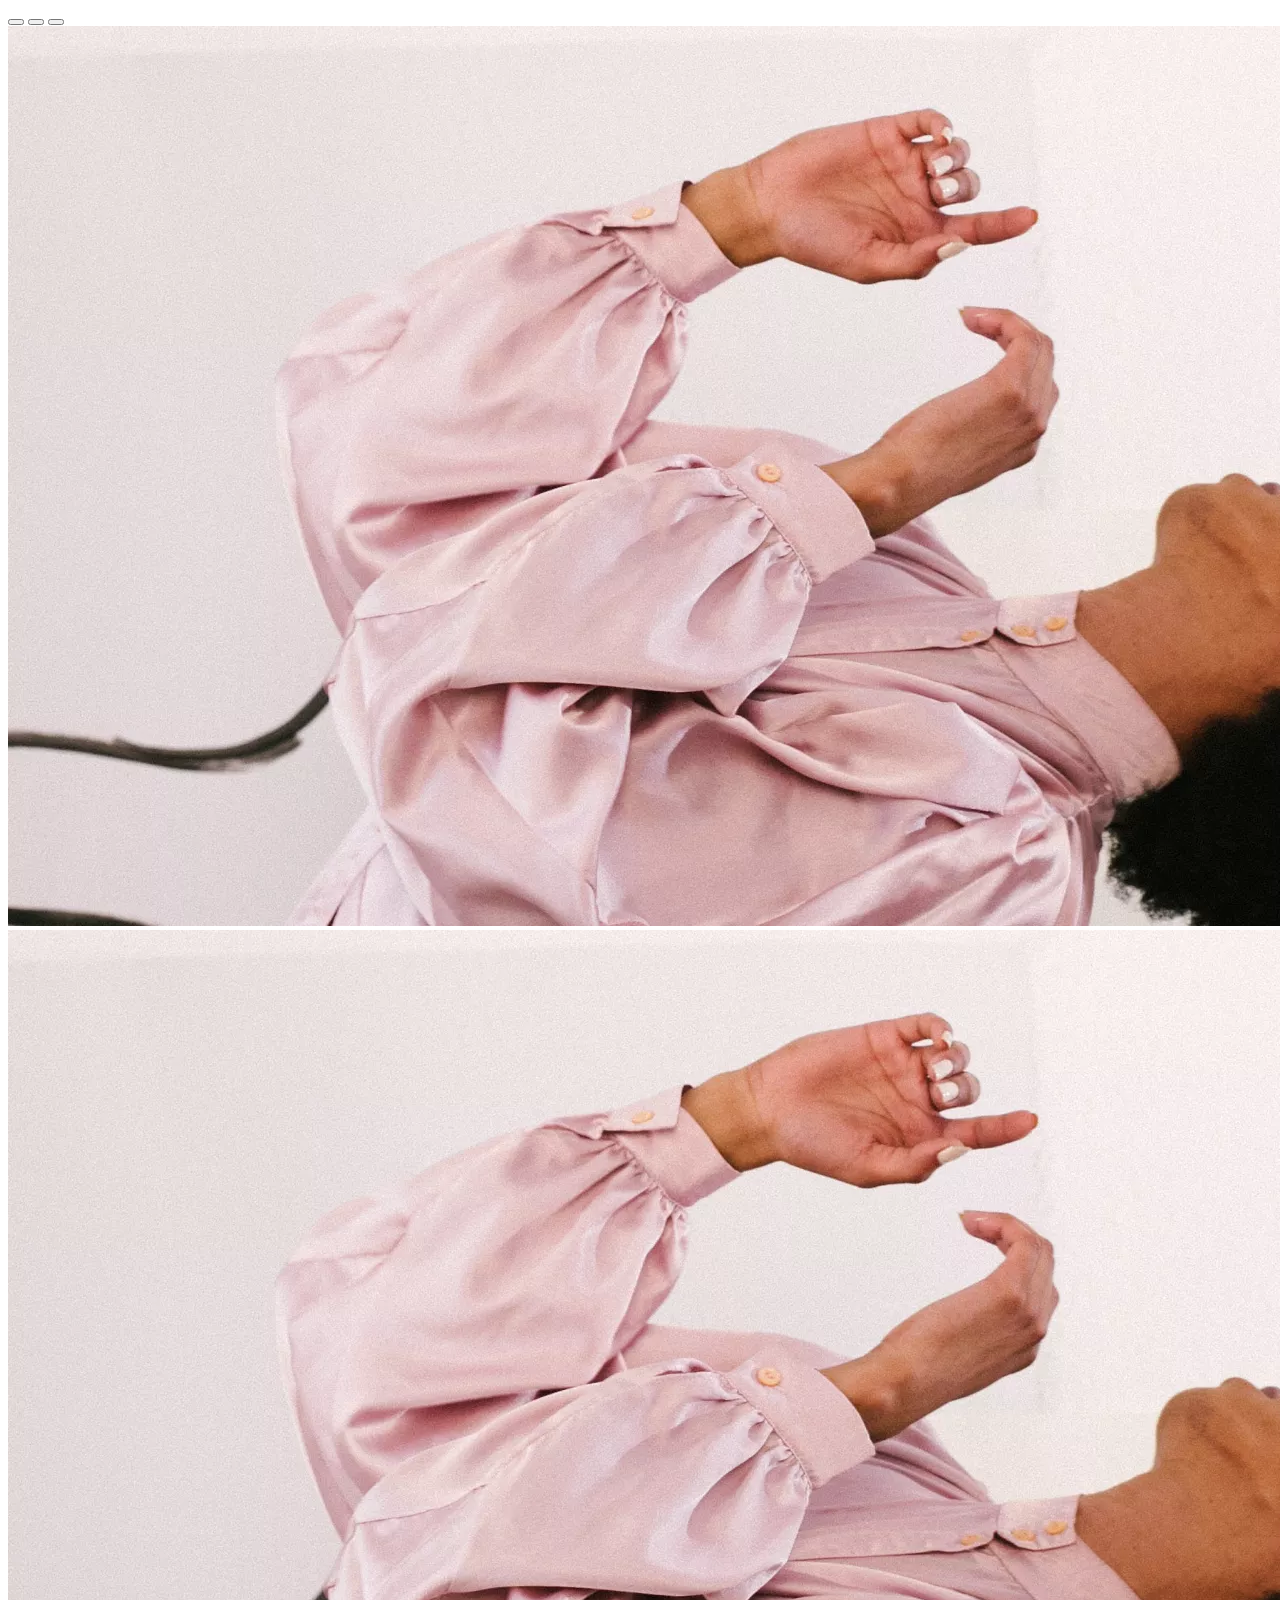
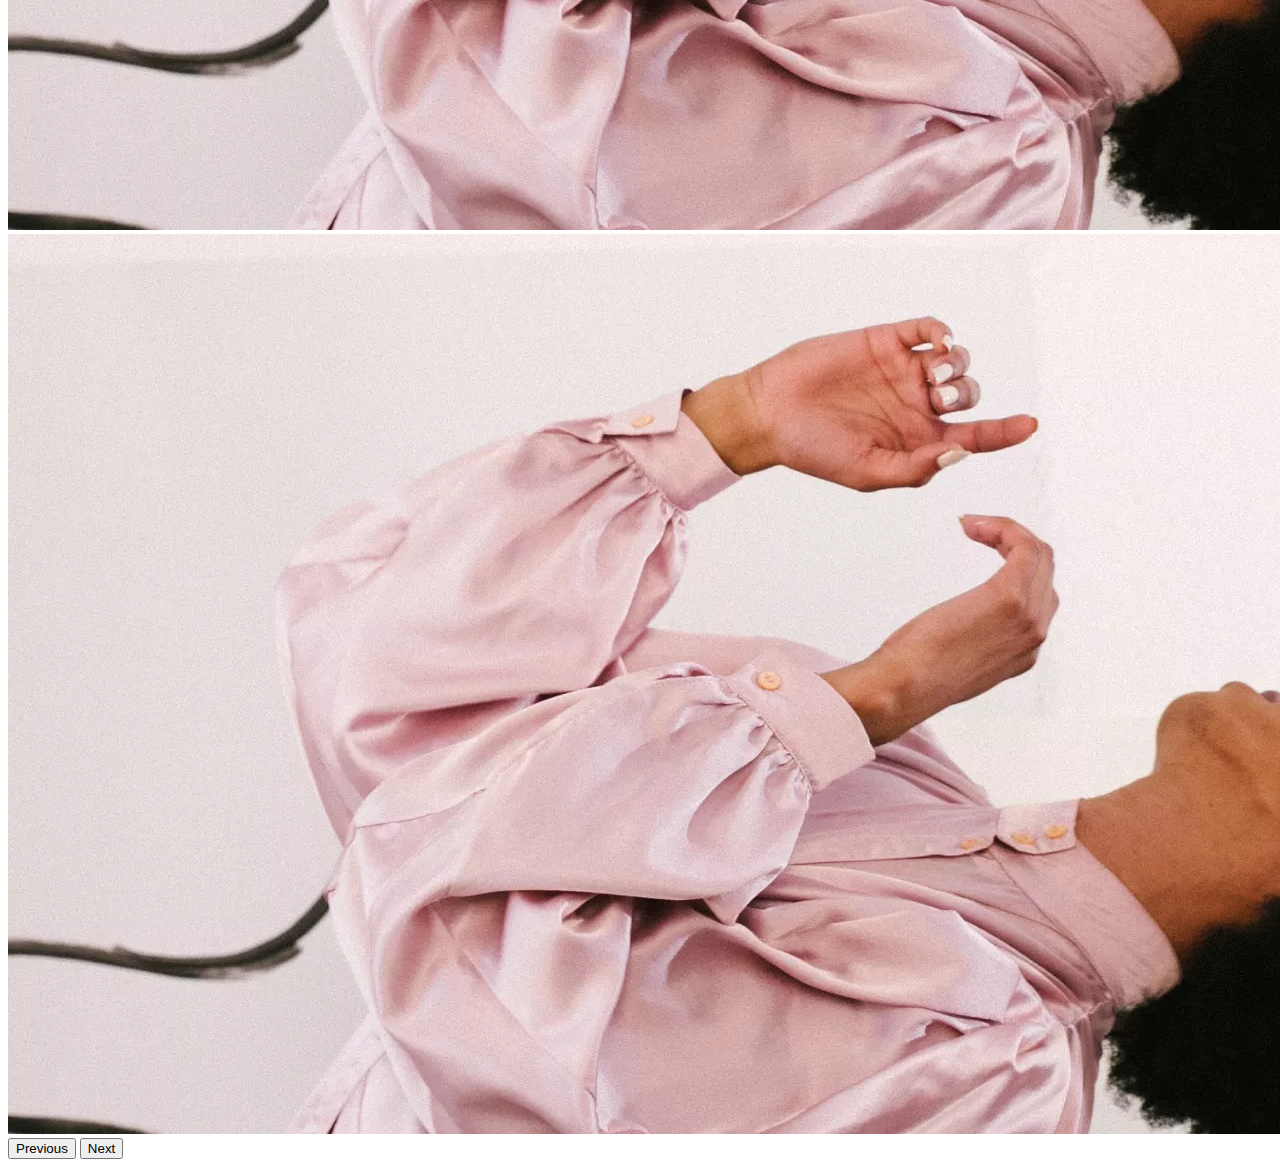
<file: grid.html>
<!DOCTYPE html>
<html lang="en">
  <head>
    <meta charset="UTF-8" />
    <meta name="viewport" content="width=x, initial-scale=1.0" />
    <title>Document</title>
    <link
      href="https://cdn.jsdelivr.net/npm/bootstrap@5.0.2/dist/css/bootstrap.min.css"
      rel="stylesheet"
      integrity="sha384-EVSTQN3/azprG1Anm3QDgpJLIm9Nao0Yz1ztcQTwFspd3yD65VohhpuuCOmLASjC"
      crossorigin="anonymous"
    />
  </head>
  <body>
    <!-- <div class="container-fluid">
      <div class="row">
        <div class="col-1 bg-info text-dark border border-white">col 1</div>
        <div class="col-1 bg-info text-dark border border-white">col 1</div>
        <div class="col-1 bg-info text-dark border border-white">col 1</div>
        <div class="col-1 bg-info text-dark border border-white">col 1</div>
        <div class="col-1 bg-info text-dark border border-white">col 1</div>
        <div class="col-1 bg-info text-dark border border-white">col 1</div>
        <div class="col-1 bg-info text-dark border border-white">col 1</div>
        <div class="col-1 bg-info text-dark border border-white">col 1</div>
        <div class="col-1 bg-info text-dark border border-white">col 1</div>
        <div class="col-1 bg-info text-dark border border-white">col 1</div>
        <div class="col-1 bg-info text-dark border border-white">col 1</div>
        <div class="col-1 bg-info text-dark border border-white">col 1</div>
      </div>
    </div>
    <div class="container-fluid">
      <div class="row">
        <div
          class="col-3 bg-success text-white border border-white text-center"
        >
          col 3
        </div>
        <div
          class="col-3 bg-success text-white border border-white text-center"
        >
          col 3
        </div>
        <div
          class="col-3 bg-success text-white border border-white text-center"
        >
          col 3
        </div>
        <div
          class="col-3 bg-success text-white border border-white text-center"
        >
          col 3
        </div>
      </div>
    </div>
    <div class="container-fluid">
      <div class="row">
        <div
          class="col-4 bg-primary text-white border border-white text-center"
        >
          col 4
        </div>
        <div
          class="col-4 bg-primary text-white border border-white text-center"
        >
          col 4
        </div>
        <div
          class="col-4 bg-primary text-white border border-white text-center"
        >
          col 4
        </div>
      </div>
    </div>
    <div class="container-fluid">
      <div class="row">
        <div
          class="col-8 bg-info text-dark text-white border border-white text-center"
        >
          col 8
        </div>
        <div class="col-4 bg-info text-dark border border-white text-center">
          col 4
        </div>
      </div>
    </div>
    <div class="container-fluid">
      <div class="row">
        <div
          class="col-2 bg-secondary text-white border border-white text-center"
        >
          col 2
        </div>
        <div
          class="col-2 bg-secondary text-white border border-white text-center"
        >
          col 2
        </div>
        <div
          class="col-4 bg-secondary text-white border border-white text-center"
        >
          col 4
        </div>
        <div
          class="col-2 bg-secondary text-white border border-white text-center"
        >
          col 2
        </div>
        <div
          class="col-2 bg-secondary text-white border border-white text-center"
        >
          col 2
        </div>
      </div>
    </div>
    <div class="container-fluid">
      <div class="row">
        <div class="col-6 bg-danger text-white border border-white text-center">
          col 6
        </div>
        <div class="col-6 bg-danger text-white border border-white text-center">
          col 6
        </div>
      </div>
    </div>
    <div class="container-fluid">
      <div class="row">
        <div class="col-12 bg-dark text-white border border-white text-center">
          col 12
        </div>
      </div>
    </div> -->
    <div
      id="carouselExampleIndicators"
      class="carousel slide"
      data-bs-ride="carousel"
    >
      <div class="carousel-indicators">
        <button
          type="button"
          data-bs-target="#carouselExampleIndicators"
          data-bs-slide-to="0"
          class="active"
          aria-current="true"
          aria-label="Slide 1"
        ></button>
        <button
          type="button"
          data-bs-target="#carouselExampleIndicators"
          data-bs-slide-to="1"
          aria-label="Slide 2"
        ></button>
        <button
          type="button"
          data-bs-target="#carouselExampleIndicators"
          data-bs-slide-to="2"
          aria-label="Slide 3"
        ></button>
      </div>
      <div class="carousel-inner">
        <div class="carousel-item active">
          <img
            src="./image/h1_hero1.png.webp"
            class="d-block w-100"
            alt="..."
          />
        </div>
        <div class="carousel-item">
          <img
            src="./image/h1_hero1.png.webp"
            class="d-block w-100"
            alt="..."
          />
        </div>
        <div class="carousel-item">
          <img
            src="./image/h1_hero1.png.webp"
            class="d-block w-100"
            alt="..."
          />
        </div>
      </div>
      <button
        class="carousel-control-prev"
        type="button"
        data-bs-target="#carouselExampleIndicators"
        data-bs-slide="prev"
      >
        <span class="carousel-control-prev-icon" aria-hidden="true"></span>
        <span class="visually-hidden">Previous</span>
      </button>
      <button
        class="carousel-control-next"
        type="button"
        data-bs-target="#carouselExampleIndicators"
        data-bs-slide="next"
      >
        <span class="carousel-control-next-icon" aria-hidden="true"></span>
        <span class="visually-hidden">Next</span>
      </button>
    </div>
   
    <script <div class="container-fluid">
      <div class="row">
        <div class="col-3">
          <div class="card" style="width: 18rem">
            <img
              src="./image/arrival1.png.webp"
              class="card-img-top"
              alt="..."
            />
            <div class="card-body fs-5">
              <p class="card-text text-center">Knitted Jumper</p>
              <i class="fa-solid fa-star"></i>
              <i class="fa-solid fa-star"></i>
              <i class="fa-solid fa-star"></i>
              <i class="fa-solid fa-star"></i>
              <i class="fa-solid fa-star"></i>
              <p class="card-text text-center">$ 30</p>
            </div>
          </div>
        </div>
        <div class="col-3">
          <div class="card" style="width: 18rem">
            <img
              src="./image/arrival2.png.webp"
              class="card-img-top"
              alt="..."
            />
            <div class="card-body">
              <p class="card-text text-center">Knitted Jumper</p>
              <i class="fa-solid fa-star"></i>
              <i class="fa-solid fa-star"></i>
              <i class="fa-solid fa-star"></i>
              <i class="fa-solid fa-star"></i>
              <i class="fa-solid fa-star"></i>
              <p class="card-text text-center">$ 30</p>
            </div>
          </div>
        </div>
        <div class="col-3">
          <div class="card" style="width: 18rem">
            <img
              src="./image/arrival3.png.webp"
              class="card-img-top"
              alt="..."
            />
            <div class="card-body">
              <p class="card-text text-center">Knitted Jumper</p>
              <i class="fa-solid fa-star"></i>
              <i class="fa-solid fa-star"></i>
              <i class="fa-solid fa-star"></i>
              <i class="fa-solid fa-star"></i>
              <i class="fa-solid fa-star"></i>
              <p class="card-text text-center">$ 30</p>
            </div>
          </div>
        </div>
        <div class="col-3">
          <div class="card" style="width: 18rem">
            <img
              src="./image/arrival4.png.webp"
              class="card-img-top"
              alt="..."
            />
            <div class="card-body">
              <p class="card-text text-center">Knitted Jumper</p>
              <i class="fa-solid fa-star"></i>
              <i class="fa-solid fa-star"></i>
              <i class="fa-solid fa-star"></i>
              <i class="fa-solid fa-star"></i>
              <i class="fa-solid fa-star"></i>
              <p class="card-text text-center">$ 30</p>
            </div>
          </div>
        </div>
        <div class="col-3">
          <div class="card" style="width: 18rem">
            <img
              src="./image/arrival5.png.webp"
              class="card-img-top"
              alt="..."
            />
            <div class="card-body">
              <p class="card-text text-center">Knitted Jumper</p>
              <i class="fa-solid fa-star"></i>
              <i class="fa-solid fa-star"></i>
              <i class="fa-solid fa-star"></i>
              <i class="fa-solid fa-star"></i>
              <i class="fa-solid fa-star"></i>
              <p class="card-text text-center">$ 30</p>
            </div>
          </div>
        </div>
        <div class="col-3">
          <div class="card" style="width: 18rem">
            <img
              src="./image/arrival6.png.webp"
              class="card-img-top"
              alt="..."
            />
            <div class="card-body">
              <p class="card-text text-center">Knitted Jumper</p>
              <i class="fa-solid fa-star"></i>
              <i class="fa-solid fa-star"></i>
              <i class="fa-solid fa-star"></i>
              <i class="fa-solid fa-star"></i>
              <i class="fa-solid fa-star"></i>
              <p class="card-text text-center">$ 30</p>
            </div>
          </div>
        </div>
        <div class="col-3">
          <div class="card" style="width: 18rem">
            <img
              src="./image/arrival7.png.webp"
              class="card-img-top"
              alt="..."
            />
            <div class="card-body">
              <p class="card-text text-center">Knitted Jumper</p>
              <i class="fa-solid fa-star"></i>
              <i class="fa-solid fa-star"></i>
              <i class="fa-solid fa-star"></i>
              <i class="fa-solid fa-star"></i>
              <i class="fa-solid fa-star"></i>
              <p class="card-text text-center">$ 30</p>
            </div>
          </div>
        </div>
        <div class="col-3">
          <div class="card" style="width: 18rem">
            <img
              src="./image/arrival8.png.webp"
              class="card-img-top"
              alt="..."
            />
            <div class="card-body">
              <p class="card-text text-center">Knitted Jumper</p>
              <i class="fa-solid fa-star"></i>
              <i class="fa-solid fa-star"></i>
              <i class="fa-solid fa-star"></i>
              <i class="fa-solid fa-star"></i>
              <i class="fa-solid fa-star"></i>
              <p class="card-text text-center">$ 30</p>
            </div>
          </div>
        </div>
        <div class="col-2 m-auto">
          <a class="btn btn-primary mt-5 mb-5 p-3" href="#" role="button "
            >browse more
          </a>
        </div>
      </div>
    </div>
      src="https://cdn.jsdelivr.net/npm/bootstrap@5.0.2/dist/js/bootstrap.bundle.min.js"
      integrity="sha384-MrcW6ZMFYlzcLA8Nl+NtUVF0sA7MsXsP1UyJoMp4YLEuNSfAP+JcXn/tWtIaxVXM"
      crossorigin="anonymous"
    ></script>
  </body>
</html>
</file>
